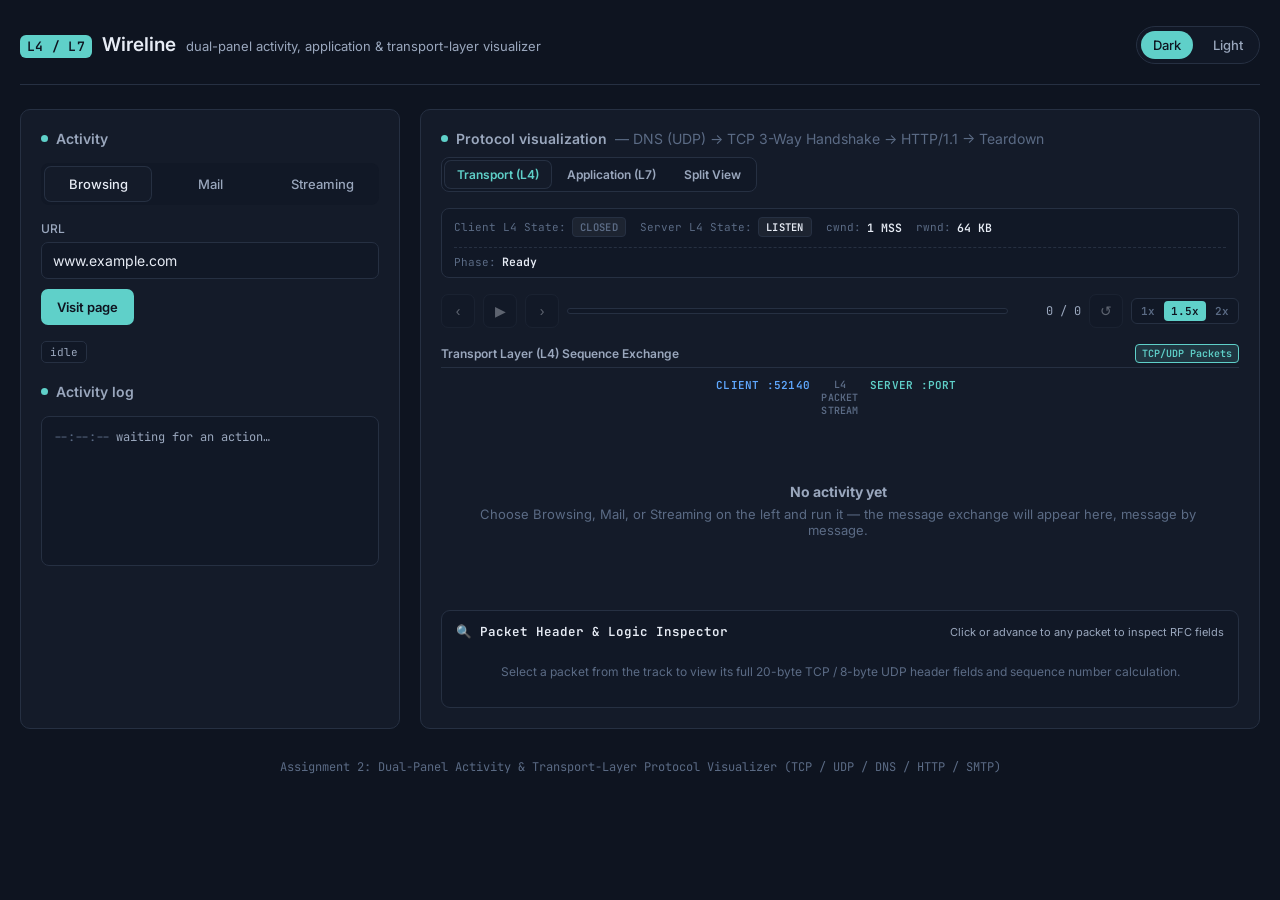
<file: index.html>
<!DOCTYPE html>
<html lang="en">
<head>
<meta charset="UTF-8">
<meta name="viewport" content="width=device-width, initial-scale=1, viewport-fit=cover">
<title>Wireline — Dual-Panel Activity &amp; Transport-Layer Protocol Visualizer</title>
<link rel="preconnect" href="https://fonts.googleapis.com">
<link href="https://fonts.googleapis.com/css2?family=Inter:wght@400;500;600;700&family=JetBrains+Mono:wght@400;500;600&display=swap" rel="stylesheet">
<link rel="stylesheet" href="styles.css">

</head>
<body>
<div class="wrap">
  <header class="top">
    <div class="brand">
      <span class="mark">L4 / L7</span>
      <h1>Wireline</h1>
      <span class="sub">dual-panel activity, application &amp; transport-layer visualizer</span>
    </div>
    <div class="toggle" id="themeToggle" role="group" aria-label="Theme">
      <button id="btnDark" class="active" aria-pressed="true">Dark</button>
      <button id="btnLight" aria-pressed="false">Light</button>
    </div>
  </header>

  <div class="grid">
    <!-- LEFT: Activity Panel -->
    <section class="panel">
      <h2><span class="dot"></span>Activity</h2>
      <div class="tabs" role="tablist">
        <button class="tab-btn active" data-act="browse">Browsing</button>
        <button class="tab-btn" data-act="mail">Mail</button>
        <button class="tab-btn" data-act="stream">Streaming</button>
      </div>

      <!-- Browsing form -->
      <div class="activity-form" id="form-browse">
        <div class="field">
          <label for="urlInput">URL</label>
          <input id="urlInput" type="text" value="www.example.com" placeholder="www.example.com">
        </div>
        <div class="actrow" style="margin-top:10px;">
          <button class="btn" id="btnVisit">Visit page</button>
        </div>
      </div>

      <!-- Mail form -->
      <div class="activity-form" id="form-mail" style="display:none;">
        <div class="field">
          <label for="mailTo">To</label>
          <input id="mailTo" type="text" value="jordan@mailhost.net" placeholder="recipient@domain.com">
        </div>
        <div class="field">
          <label for="mailSubject">Subject</label>
          <input id="mailSubject" type="text" value="Assignment submission" placeholder="Subject">
        </div>
        <div class="field">
          <label for="mailBody">Body</label>
          <textarea id="mailBody" rows="3" placeholder="Message body">Hi — attaching the dashboard now.</textarea>
        </div>
        <div class="actrow" style="margin-top:6px;">
          <button class="btn" id="btnSend">Send mail</button>
        </div>
      </div>

      <!-- Streaming form -->
      <div class="activity-form" id="form-stream" style="display:none;">
        <div class="field">
          <label>Transport Protocol</label>
          <div class="qualsel" id="protoSel">
            <button data-proto="tcp" class="active" title="Transmission Control Protocol (HLS segmented streaming)">TCP (HLS / DASH)</button>
            <button data-proto="udp" title="User Datagram Protocol (Real-time RTP streaming)">UDP (Live RTP)</button>
          </div>
        </div>
        <div class="field" style="margin-top:8px;">
          <label>Quality</label>
          <div class="qualsel" id="qualsel">
            <button data-q="480p">480p</button>
            <button data-q="720p" class="active">720p</button>
            <button data-q="1080p">1080p</button>
          </div>
        </div>
        <div class="actrow" style="margin-top:10px;">
          <button class="btn" id="btnPlay">▶ Play stream</button>
          <button class="btn secondary" id="btnPauseStream" disabled>Pause</button>
        </div>
      </div>

      <div class="status-badge" id="statusBadge">idle</div>

      <h2 style="margin-top:4px;"><span class="dot"></span>Activity log</h2>
      <div class="log" id="logBox"><div><span class="t">--:--:--</span>waiting for an action…</div></div>
    </section>

    <!-- RIGHT: Protocol Visualization Panel -->
    <section class="panel" id="rightPanel">
      <div class="panel-header-row">
        <h2><span class="dot"></span>Protocol visualization <span id="protoLabel" style="color:var(--text-faint); font-weight:400;"></span></h2>
        <!-- View Switcher -->
        <div class="view-tabs" id="viewTabs" role="tablist">
          <button class="vtab active" data-view="l4">Transport (L4)</button>
          <button class="vtab" data-view="l7">Application (L7)</button>
          <button class="vtab" data-view="split">Split View</button>
        </div>
      </div>

      <!-- State & Congestion Telemetry Bar -->
      <div class="telemetry-bar" id="telemetryBar">
        <div class="telemetry-item">
          <span class="t-label">Client L4 State:</span>
          <span class="t-val state-pill" id="clientStatePill">CLOSED</span>
        </div>
        <div class="telemetry-item">
          <span class="t-label">Server L4 State:</span>
          <span class="t-val state-pill" id="serverStatePill">LISTEN</span>
        </div>
        <div class="telemetry-item">
          <span class="t-label">cwnd:</span>
          <span class="t-val" id="cwndVal">1 MSS</span>
        </div>
        <div class="telemetry-item">
          <span class="t-label">rwnd:</span>
          <span class="t-val" id="rwndVal">64 KB</span>
        </div>
        <div class="telemetry-item full">
          <span class="t-label">Phase:</span>
          <span class="t-val" id="activePhase">Ready</span>
        </div>
      </div>

      <div class="controls">
        <button class="iconbtn" id="btnPrev" title="Previous packet (‹)">‹</button>
        <button class="iconbtn" id="btnPlayPause" title="Play/Pause (Space)">▶</button>
        <button class="iconbtn" id="btnNext" title="Next packet (›)">›</button>
        <div class="progress"><div class="bar" id="progBar"></div></div>
        <span class="stepcount" id="stepCount">0 / 0</span>
        <button class="iconbtn" id="btnReplay" title="Replay (↺)">↺</button>
        <div class="speed-toggle" id="speedToggle">
          <button data-speed="1400">1x</button>
          <button data-speed="850" class="active">1.5x</button>
          <button data-speed="500">2x</button>
        </div>
      </div>

      <!-- Main Visualizer Container -->
      <div id="lanesContainer" class="view-mode-l4">
        <!-- L4 Transport Track -->
        <div class="lane-section" id="l4Section">
          <div class="section-title">
            <span>Transport Layer (L4) Sequence Exchange</span>
            <span class="badge-l4">TCP/UDP Packets</span>
          </div>
          <div class="lanes">
            <div class="lane-head client">CLIENT :52140</div>
            <div class="lane-head mid">L4 PACKET STREAM</div>
            <div class="lane-head server">SERVER :PORT</div>
          </div>
          <div class="msg-track" id="l4Track">
            <div class="empty"><b>No activity yet</b>Choose Browsing, Mail, or Streaming on the left and run it — the message exchange will appear here, message by message.</div>
          </div>
        </div>

        <!-- L7 Application Track -->
        <div class="lane-section" id="l7Section">
          <div class="section-title">
            <span>Application Layer (L7) Transactions</span>
            <span class="badge-l7">DNS · HTTP · SMTP</span>
          </div>
          <div class="lanes">
            <div class="lane-head client">CLIENT (APP)</div>
            <div class="lane-head mid">APPLICATION PAYLOAD</div>
            <div class="lane-head server">SERVER (DAEMON)</div>
          </div>
          <div class="msg-track" id="l7Track">
            <div class="empty"><b>No activity yet</b>Choose an activity on the left to inspect high-level application messages.</div>
          </div>
        </div>
      </div>

      <!-- Collapsible Packet Inspector -->
      <div class="packet-inspector" id="packetInspector">
        <div class="inspector-header">
          <span class="insp-title">🔍 Packet Header &amp; Logic Inspector</span>
          <span class="insp-sub" id="inspSub">Click or advance to any packet to inspect RFC fields</span>
        </div>
        <div class="inspector-body" id="inspectorBody">
          <div class="insp-empty">Select a packet from the track to view its full 20-byte TCP / 8-byte UDP header fields and sequence number calculation.</div>
        </div>
      </div>
    </section>
  </div>

  <footer class="foot">
    Assignment 2: Dual-Panel Activity &amp; Transport-Layer Protocol Visualizer (TCP / UDP / DNS / HTTP / SMTP)
  </footer>
</div>

<script src="script.js"></script>
</body>
</html>
</file>
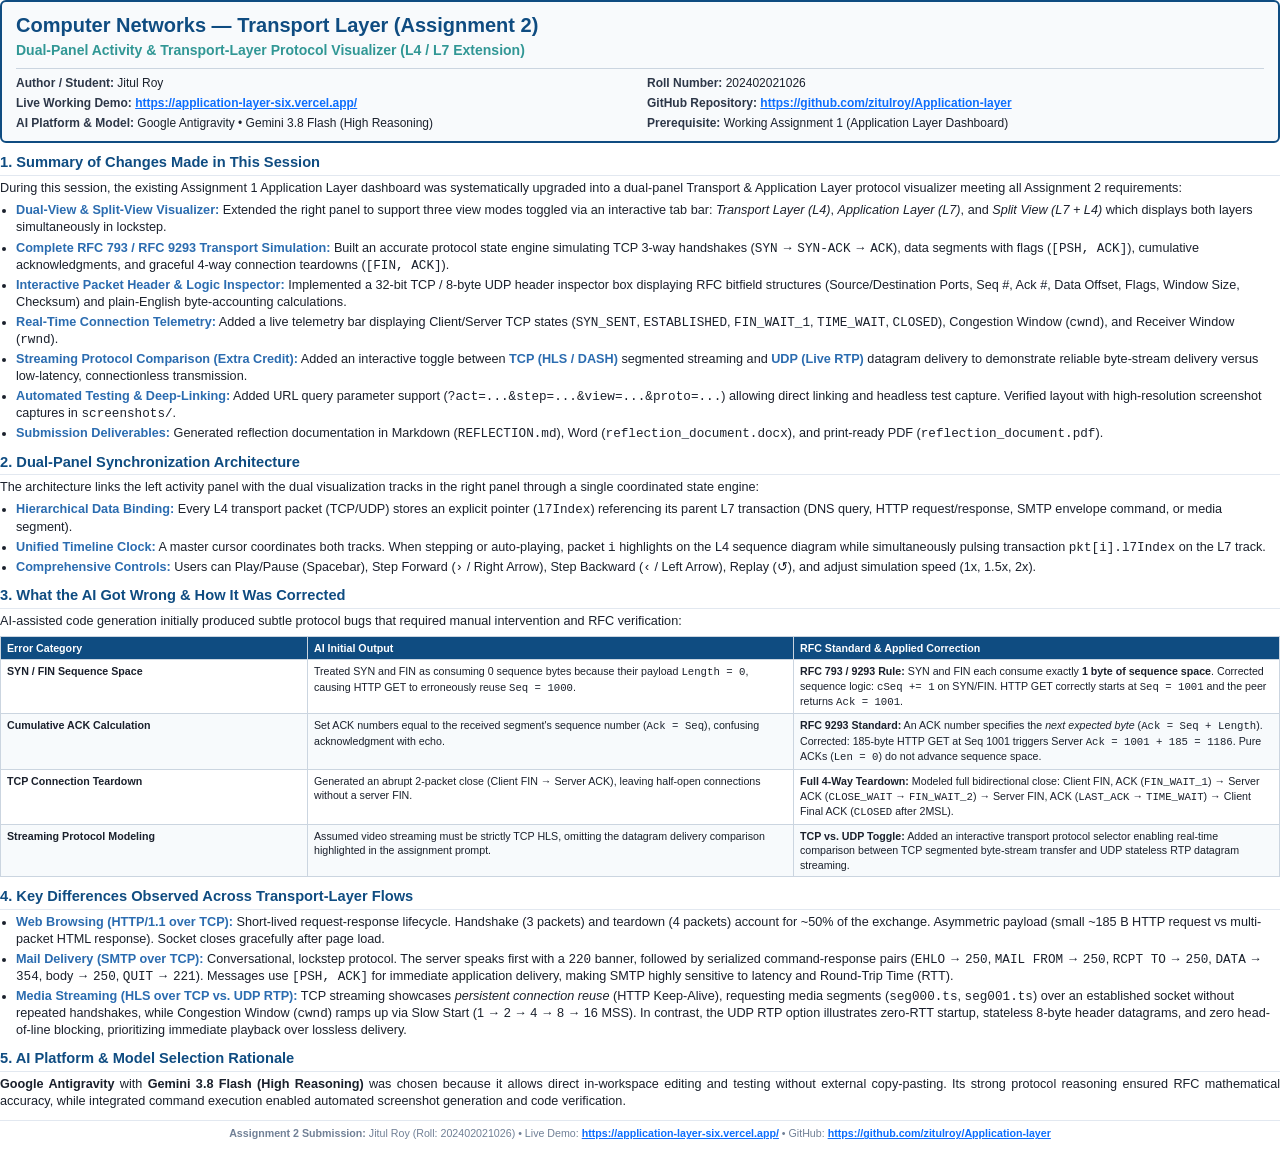
<file: reflection_document.html>
<!DOCTYPE html>
<html lang="en">
<head>
<meta charset="UTF-8">
<title>Assignment 2 Report — Jitul Roy (202402021026)</title>
<style>
  @page {
    size: letter;
    margin: 0.5in 0.55in 0.5in 0.55in;
  }
  body {
    font-family: -apple-system, BlinkMacSystemFont, "Segoe UI", Roboto, Helvetica, Arial, sans-serif;
    color: #1a202c;
    background: #fff;
    margin: 0;
    padding: 0;
    font-size: 9.5pt;
    line-height: 1.35;
  }
  .header-card {
    border: 2px solid #0f4c81;
    border-radius: 6px;
    padding: 10px 14px;
    background: #f8fafc;
    margin-bottom: 10px;
  }
  h1 {
    font-size: 15pt;
    color: #0f4c81;
    margin: 0 0 2px 0;
    font-weight: 700;
  }
  .subtitle {
    font-size: 10.5pt;
    color: #319795;
    font-weight: 600;
    margin: 0 0 8px 0;
  }
  .meta-grid {
    display: grid;
    grid-template-columns: 1fr 1fr;
    gap: 4px 14px;
    font-size: 9pt;
    border-top: 1px solid #cbd5e0;
    padding-top: 6px;
  }
  .meta-grid div span.lbl {
    font-weight: 700;
    color: #2d3748;
  }
  a {
    color: #0d6efd;
    text-decoration: underline;
    font-weight: 600;
  }
  h2 {
    font-size: 11pt;
    color: #0f4c81;
    margin: 10px 0 4px 0;
    border-bottom: 1.5px solid #e2e8f0;
    padding-bottom: 2px;
    font-weight: 700;
  }
  p {
    margin: 0 0 5px 0;
    text-align: justify;
  }
  ul {
    margin: 2px 0 6px 16px;
    padding: 0;
  }
  li {
    margin-bottom: 3px;
  }
  li strong {
    color: #2b6cb0;
  }
  table {
    width: 100%;
    border-collapse: collapse;
    font-size: 8pt;
    margin: 6px 0 8px 0;
  }
  th, td {
    border: 1px solid #cbd5e0;
    padding: 4px 6px;
    text-align: left;
    vertical-align: top;
  }
  th {
    background-color: #0f4c81;
    color: #ffffff;
    font-weight: 600;
  }
  tr:nth-child(even) td {
    background-color: #f7fafc;
  }
  .badge {
    display: inline-block;
    padding: 1px 5px;
    border-radius: 3px;
    font-size: 7.5pt;
    font-weight: 700;
    background: #e2e8f0;
    color: #2d3748;
  }
  .badge-tcp { background: #ebf8ff; color: #2b6cb0; border: 1px solid #bee3f8; }
  .badge-udp { background: #faf5ff; color: #6b46c1; border: 1px solid #e9d8fd; }
  .footer-bar {
    font-size: 8pt;
    color: #718096;
    text-align: center;
    border-top: 1px solid #e2e8f0;
    padding-top: 5px;
    margin-top: 10px;
  }
  .page-break {
    page-break-before: always;
  }
</style>
</head>
<body>

<div class="header-card">
  <h1>Computer Networks — Transport Layer (Assignment 2)</h1>
  <div class="subtitle">Dual-Panel Activity &amp; Transport-Layer Protocol Visualizer (L4 / L7 Extension)</div>
  <div class="meta-grid">
    <div><span class="lbl">Author / Student:</span> <span>Jitul Roy</span></div>
    <div><span class="lbl">Roll Number:</span> <span>202402021026</span></div>
    <div><span class="lbl">Live Working Demo:</span> <a href="https://application-layer-six.vercel.app/" target="_blank">https://application-layer-six.vercel.app/</a></div>
    <div><span class="lbl">GitHub Repository:</span> <a href="https://github.com/zitulroy/Application-layer" target="_blank">https://github.com/zitulroy/Application-layer</a></div>
    <div><span class="lbl">AI Platform &amp; Model:</span> <span>Google Antigravity &bull; Gemini 3.8 Flash (High Reasoning)</span></div>
    <div><span class="lbl">Prerequisite:</span> <span>Working Assignment 1 (Application Layer Dashboard)</span></div>
  </div>
</div>

<h2>1. Summary of Changes Made in This Session</h2>
<p>
  During this session, the existing Assignment 1 Application Layer dashboard was systematically upgraded into a dual-panel Transport &amp; Application Layer protocol visualizer meeting all Assignment 2 requirements:
</p>
<ul>
  <li><strong>Dual-View &amp; Split-View Visualizer:</strong> Extended the right panel to support three view modes toggled via an interactive tab bar: <em>Transport Layer (L4)</em>, <em>Application Layer (L7)</em>, and <em>Split View (L7 + L4)</em> which displays both layers simultaneously in lockstep.</li>
  <li><strong>Complete RFC 793 / RFC 9293 Transport Simulation:</strong> Built an accurate protocol state engine simulating TCP 3-way handshakes (<code>SYN</code> &rarr; <code>SYN-ACK</code> &rarr; <code>ACK</code>), data segments with flags (<code>[PSH, ACK]</code>), cumulative acknowledgments, and graceful 4-way connection teardowns (<code>[FIN, ACK]</code>).</li>
  <li><strong>Interactive Packet Header &amp; Logic Inspector:</strong> Implemented a 32-bit TCP / 8-byte UDP header inspector box displaying RFC bitfield structures (Source/Destination Ports, Seq #, Ack #, Data Offset, Flags, Window Size, Checksum) and plain-English byte-accounting calculations.</li>
  <li><strong>Real-Time Connection Telemetry:</strong> Added a live telemetry bar displaying Client/Server TCP states (<code>SYN_SENT</code>, <code>ESTABLISHED</code>, <code>FIN_WAIT_1</code>, <code>TIME_WAIT</code>, <code>CLOSED</code>), Congestion Window (<code>cwnd</code>), and Receiver Window (<code>rwnd</code>).</li>
  <li><strong>Streaming Protocol Comparison (Extra Credit):</strong> Added an interactive toggle between <strong>TCP (HLS / DASH)</strong> segmented streaming and <strong>UDP (Live RTP)</strong> datagram delivery to demonstrate reliable byte-stream delivery versus low-latency, connectionless transmission.</li>
  <li><strong>Automated Testing &amp; Deep-Linking:</strong> Added URL query parameter support (<code>?act=...&amp;step=...&amp;view=...&amp;proto=...</code>) allowing direct linking and headless test capture. Verified layout with high-resolution screenshot captures in <code>screenshots/</code>.</li>
  <li><strong>Submission Deliverables:</strong> Generated reflection documentation in Markdown (<code>REFLECTION.md</code>), Word (<code>reflection_document.docx</code>), and print-ready PDF (<code>reflection_document.pdf</code>).</li>
</ul>

<h2>2. Dual-Panel Synchronization Architecture</h2>
<p>
  The architecture links the left activity panel with the dual visualization tracks in the right panel through a single coordinated state engine:
</p>
<ul>
  <li><strong>Hierarchical Data Binding:</strong> Every L4 transport packet (TCP/UDP) stores an explicit pointer (<code>l7Index</code>) referencing its parent L7 transaction (DNS query, HTTP request/response, SMTP envelope command, or media segment).</li>
  <li><strong>Unified Timeline Clock:</strong> A master cursor coordinates both tracks. When stepping or auto-playing, packet <code>i</code> highlights on the L4 sequence diagram while simultaneously pulsing transaction <code>pkt[i].l7Index</code> on the L7 track.</li>
  <li><strong>Comprehensive Controls:</strong> Users can Play/Pause (Spacebar), Step Forward (<code>›</code> / Right Arrow), Step Backward (<code>‹</code> / Left Arrow), Replay (<code>↺</code>), and adjust simulation speed (1x, 1.5x, 2x).</li>
</ul>

<h2>3. What the AI Got Wrong &amp; How It Was Corrected</h2>
<p>
  AI-assisted code generation initially produced subtle protocol bugs that required manual intervention and RFC verification:
</p>

<table>
  <thead>
    <tr>
      <th style="width: 24%;">Error Category</th>
      <th style="width: 38%;">AI Initial Output</th>
      <th style="width: 38%;">RFC Standard &amp; Applied Correction</th>
    </tr>
  </thead>
  <tbody>
    <tr>
      <td><strong>SYN / FIN Sequence Space</strong></td>
      <td>Treated SYN and FIN as consuming 0 sequence bytes because their payload <code>Length = 0</code>, causing HTTP GET to erroneously reuse <code>Seq = 1000</code>.</td>
      <td><strong>RFC 793 / 9293 Rule:</strong> SYN and FIN each consume exactly <strong>1 byte of sequence space</strong>. Corrected sequence logic: <code>cSeq += 1</code> on SYN/FIN. HTTP GET correctly starts at <code>Seq = 1001</code> and the peer returns <code>Ack = 1001</code>.</td>
    </tr>
    <tr>
      <td><strong>Cumulative ACK Calculation</strong></td>
      <td>Set ACK numbers equal to the received segment's sequence number (<code>Ack = Seq</code>), confusing acknowledgment with echo.</td>
      <td><strong>RFC 9293 Standard:</strong> An ACK number specifies the <em>next expected byte</em> (<code>Ack = Seq + Length</code>). Corrected: 185-byte HTTP GET at Seq 1001 triggers Server <code>Ack = 1001 + 185 = 1186</code>. Pure ACKs (<code>Len = 0</code>) do not advance sequence space.</td>
    </tr>
    <tr>
      <td><strong>TCP Connection Teardown</strong></td>
      <td>Generated an abrupt 2-packet close (Client FIN &rarr; Server ACK), leaving half-open connections without a server FIN.</td>
      <td><strong>Full 4-Way Teardown:</strong> Modeled full bidirectional close: Client FIN, ACK (<code>FIN_WAIT_1</code>) &rarr; Server ACK (<code>CLOSE_WAIT</code> &rarr; <code>FIN_WAIT_2</code>) &rarr; Server FIN, ACK (<code>LAST_ACK</code> &rarr; <code>TIME_WAIT</code>) &rarr; Client Final ACK (<code>CLOSED</code> after 2MSL).</td>
    </tr>
    <tr>
      <td><strong>Streaming Protocol Modeling</strong></td>
      <td>Assumed video streaming must be strictly TCP HLS, omitting the datagram delivery comparison highlighted in the assignment prompt.</td>
      <td><strong>TCP vs. UDP Toggle:</strong> Added an interactive transport protocol selector enabling real-time comparison between TCP segmented byte-stream transfer and UDP stateless RTP datagram streaming.</td>
    </tr>
  </tbody>
</table>

<h2>4. Key Differences Observed Across Transport-Layer Flows</h2>
<ul>
  <li><strong>Web Browsing (HTTP/1.1 over TCP):</strong> Short-lived request-response lifecycle. Handshake (3 packets) and teardown (4 packets) account for ~50% of the exchange. Asymmetric payload (small ~185 B HTTP request vs multi-packet HTML response). Socket closes gracefully after page load.</li>
  <li><strong>Mail Delivery (SMTP over TCP):</strong> Conversational, lockstep protocol. The server speaks first with a <code>220</code> banner, followed by serialized command-response pairs (<code>EHLO</code> &rarr; <code>250</code>, <code>MAIL FROM</code> &rarr; <code>250</code>, <code>RCPT TO</code> &rarr; <code>250</code>, <code>DATA</code> &rarr; <code>354</code>, body &rarr; <code>250</code>, <code>QUIT</code> &rarr; <code>221</code>). Messages use <code>[PSH, ACK]</code> for immediate application delivery, making SMTP highly sensitive to latency and Round-Trip Time (RTT).</li>
  <li><strong>Media Streaming (HLS over TCP vs. UDP RTP):</strong> TCP streaming showcases <em>persistent connection reuse</em> (HTTP Keep-Alive), requesting media segments (<code>seg000.ts</code>, <code>seg001.ts</code>) over an established socket without repeated handshakes, while Congestion Window (<code>cwnd</code>) ramps up via Slow Start (1 &rarr; 2 &rarr; 4 &rarr; 8 &rarr; 16 MSS). In contrast, the UDP RTP option illustrates zero-RTT startup, stateless 8-byte header datagrams, and zero head-of-line blocking, prioritizing immediate playback over lossless delivery.</li>
</ul>

<h2>5. AI Platform &amp; Model Selection Rationale</h2>
<p>
  <strong>Google Antigravity</strong> with <strong>Gemini 3.8 Flash (High Reasoning)</strong> was chosen because it allows direct in-workspace editing and testing without external copy-pasting. Its strong protocol reasoning ensured RFC mathematical accuracy, while integrated command execution enabled automated screenshot generation and code verification.
</p>

<div class="footer-bar">
  <strong>Assignment 2 Submission:</strong> Jitul Roy (Roll: 202402021026) &bull; Live Demo: <a href="https://application-layer-six.vercel.app/" target="_blank">https://application-layer-six.vercel.app/</a> &bull; GitHub: <a href="https://github.com/zitulroy/Application-layer" target="_blank">https://github.com/zitulroy/Application-layer</a>
</div>

</body>
</html>
</file>
<file: styles.css>
:root{
  --bg:#0e1420; --panel:#141b29; --panel-2:#111826; --border:#263042;
  --text:#e7ecf5; --text-dim:#9aa7bd; --text-faint:#5b6b85;
  --accent:#5fd0c9; --accent-2:#f2a65a; --client:#5fa8ff; --server:#5fd0c9;
  --danger:#ef6f6f; --ok:#7fd88a;
  --mono:'JetBrains Mono', monospace; --sans:'Inter', system-ui, sans-serif;
  --radius:10px;
  padding-top: env(safe-area-inset-top,0px);
  padding-bottom: env(safe-area-inset-bottom,0px);
}
:root[data-theme="light"]{
  --bg:#f5f7fa; --panel:#ffffff; --panel-2:#eef1f6; --border:#dde3ec;
  --text:#1b2433; --text-dim:#5b6a80; --text-faint:#8b98ab;
  --accent:#0f9c92; --accent-2:#c8781f; --client:#1f6fd6; --server:#0f9c92;
  --danger:#c94a4a; --ok:#2f9e4a;
}
*{box-sizing:border-box;}
html,body{margin:0;padding:0;}
body{
  background:var(--bg); color:var(--text); font-family:var(--sans);
  min-height:100%; transition:background .25s,color .25s;
}
.wrap{max-width:1280px; margin:0 auto; padding:20px 20px 40px;}

header.top{
  display:flex; align-items:center; justify-content:space-between;
  padding:6px 0 20px; border-bottom:1px solid var(--border); margin-bottom:24px;
}
.brand{display:flex; align-items:baseline; gap:10px;}
.brand .mark{
  font-family:var(--mono); font-size:13px; color:var(--bg); background:var(--accent);
  padding:3px 7px; border-radius:6px; font-weight:600; letter-spacing:.02em;
}
.brand h1{font-size:19px; margin:0; font-weight:600;}
.brand span.sub{color:var(--text-dim); font-size:13px;}

.toggle{
  display:flex; align-items:center; gap:8px; background:var(--panel-2);
  border:1px solid var(--border); border-radius:999px; padding:4px; cursor:pointer;
  user-select:none;
}
.toggle button{
  border:none; background:transparent; color:var(--text-dim); font-family:var(--sans);
  font-size:13px; font-weight:500; padding:6px 12px; border-radius:999px; cursor:pointer;
}
.toggle button.active{background:var(--accent); color:var(--bg);}

.grid{display:grid; grid-template-columns:minmax(300px,380px) 1fr; gap:20px;}
@media (max-width:860px){ .grid{grid-template-columns:1fr;} }

.panel{
  background:var(--panel); border:1px solid var(--border); border-radius:var(--radius);
  padding:20px; display:flex; flex-direction:column; gap:16px;
}
.panel h2{
  font-size:14px; margin:0; text-transform:none; color:var(--text-dim);
  font-weight:600; display:flex; align-items:center; gap:8px;
}
.panel h2 .dot{width:7px; height:7px; border-radius:50%; background:var(--accent);}

.tabs{display:flex; gap:6px; background:var(--panel-2); padding:4px; border-radius:8px;}
.tabs button{
  flex:1; border:none; background:transparent; color:var(--text-dim); padding:9px 6px;
  font-family:var(--sans); font-size:13px; font-weight:500; border-radius:6px; cursor:pointer;
}
.tabs button.active{background:var(--panel); color:var(--text); box-shadow:0 0 0 1px var(--border);}

.field{display:flex; flex-direction:column; gap:6px;}
.field label{font-size:12px; color:var(--text-dim); font-weight:500;}
.field input, .field textarea, .field select{
  background:var(--panel-2); border:1px solid var(--border); border-radius:7px;
  color:var(--text); padding:9px 11px; font-family:var(--sans); font-size:14px;
  outline:none; resize:vertical;
}
.field input:focus, .field textarea:focus, .field select:focus{border-color:var(--accent);}

.actrow{display:flex; gap:10px; align-items:center;}
.btn{
  border:none; border-radius:7px; padding:10px 16px; font-family:var(--sans);
  font-size:13px; font-weight:600; cursor:pointer; background:var(--accent); color:var(--bg);
}
.btn:focus-visible, .iconbtn:focus-visible, .tabs button:focus-visible, .toggle button:focus-visible{
  outline:2px solid var(--accent); outline-offset:2px;
}
.btn.secondary{background:var(--panel-2); color:var(--text); box-shadow:0 0 0 1px var(--border);}
.btn:disabled{opacity:.45; cursor:not-allowed;}

.qualsel{display:flex; gap:6px;}
.qualsel button{
  flex:1; border:1px solid var(--border); background:var(--panel-2); color:var(--text-dim);
  padding:7px 4px; border-radius:6px; font-size:12px; cursor:pointer; font-family:var(--mono);
}
.qualsel button.active{border-color:var(--accent); color:var(--accent);}

.log{
  background:var(--panel-2); border:1px solid var(--border); border-radius:8px;
  padding:10px 12px; font-family:var(--mono); font-size:12px; color:var(--text-dim);
  max-height:150px; overflow-y:auto; flex:1; min-height:80px;
}
.log div{padding:2px 0; border-bottom:1px dashed var(--border);}
.log div:last-child{border-bottom:none;}
.log .t{color:var(--text-faint); margin-right:6px;}

.status-badge{
  font-family:var(--mono); font-size:11px; padding:3px 8px; border-radius:5px;
  background:var(--panel-2); color:var(--text-dim); border:1px solid var(--border); width:fit-content;
}
.status-badge.live{color:var(--ok); border-color:var(--ok);}

/* Right panel: protocol visualizer */
.panel-header-row{
  display:flex; align-items:center; justify-content:space-between; flex-wrap:wrap; gap:10px;
}
.view-tabs{
  display:flex; gap:4px; background:var(--panel-2); padding:3px; border-radius:8px; border:1px solid var(--border);
}
.vtab{
  border:none; background:transparent; color:var(--text-dim); padding:6px 12px;
  font-family:var(--sans); font-size:12px; font-weight:600; border-radius:6px; cursor:pointer;
  transition:background .2s, color .2s;
}
.vtab.active{background:var(--panel); color:var(--accent); box-shadow:0 0 0 1px var(--border);}
.vtab:hover:not(.active){color:var(--text);}

/* Telemetry & Connection State Bar */
.telemetry-bar{
  display:flex; flex-wrap:wrap; gap:8px 14px; background:var(--panel-2); border:1px solid var(--border);
  padding:8px 12px; border-radius:8px; font-family:var(--mono); font-size:11.5px; align-items:center;
}
.telemetry-item{display:flex; align-items:center; gap:6px;}
.telemetry-item .t-label{color:var(--text-faint); font-size:11px;}
.telemetry-item .t-val{color:var(--text); font-weight:600;}
.telemetry-item.full{width:100%; border-top:1px dashed var(--border); padding-top:6px; margin-top:2px;}
.state-pill{
  padding:2px 7px; border-radius:4px; font-size:10.5px; letter-spacing:.03em;
  background:rgba(255,255,255,0.05); border:1px solid var(--border);
}
.state-pill.syn-sent{color:#4fc3f7; border-color:#0288d1; background:rgba(2,136,209,0.12);}
.state-pill.established{color:#81c784; border-color:#388e3c; background:rgba(56,142,60,0.15);}
.state-pill.fin-wait{color:#ffb74d; border-color:#f57c00; background:rgba(245,124,0,0.12);}
.state-pill.closed{color:var(--text-faint); border-color:var(--border);}
.state-pill.udp-mode{color:#ba68c8; border-color:#8e24aa; background:rgba(142,36,170,0.12);}

.controls{display:flex; align-items:center; gap:8px;}
.iconbtn{
  width:34px; height:34px; border-radius:7px; border:1px solid var(--border);
  background:var(--panel-2); color:var(--text); cursor:pointer; font-size:14px;
  display:flex; align-items:center; justify-content:center; transition:background .15s, border-color .15s;
}
.iconbtn:hover:not(:disabled){background:var(--border);}
.iconbtn:disabled{opacity:.35; cursor:not-allowed;}
.progress{flex:1; height:6px; background:var(--panel-2); border-radius:99px; overflow:hidden; border:1px solid var(--border);}
.progress .bar{height:100%; background:var(--accent); width:0%; transition:width .2s;}
.stepcount{font-family:var(--mono); font-size:12px; color:var(--text-dim); min-width:65px; text-align:right;}

.speed-toggle{display:flex; gap:2px; background:var(--panel-2); border:1px solid var(--border); border-radius:6px; padding:2px;}
.speed-toggle button{
  border:none; background:transparent; color:var(--text-faint); font-family:var(--mono); font-size:11px;
  padding:3px 7px; border-radius:4px; cursor:pointer; font-weight:600;
}
.speed-toggle button.active{background:var(--accent); color:var(--bg);}

/* Container & Sections */
#lanesContainer{display:flex; flex-direction:column; gap:16px;}
.lane-section{display:flex; flex-direction:column; gap:8px;}
.section-title{
  display:flex; align-items:center; justify-content:space-between;
  font-size:12px; font-weight:600; color:var(--text-dim); padding-bottom:4px; border-bottom:1px solid var(--border);
}
.badge-l4{font-family:var(--mono); font-size:10px; background:rgba(95,208,201,0.15); color:var(--accent); padding:2px 6px; border-radius:4px; border:1px solid var(--accent);}
.badge-l7{font-family:var(--mono); font-size:10px; background:rgba(242,166,90,0.15); color:var(--accent-2); padding:2px 6px; border-radius:4px; border:1px solid var(--accent-2);}

/* View modes switching */
#lanesContainer.view-mode-l4 #l7Section{display:none;}
#lanesContainer.view-mode-l7 #l4Section{display:none;}
#lanesContainer.view-mode-split{display:grid; grid-template-columns:1fr; gap:16px;}
@media (min-width:1150px){
  #lanesContainer.view-mode-split{grid-template-columns:1.08fr 0.92fr; align-items:start;}
}

#lanesContainer.view-mode-split .bubble{
  padding:7px 9px; font-size:11px;
}
#lanesContainer.view-mode-split .lanes{
  grid-template-columns:1fr 32px 1fr;
}
#lanesContainer.view-mode-split .msg-row{
  grid-template-columns:1fr 32px 1fr;
}
#lanesContainer.view-mode-split .pkt-fields{
  grid-template-columns:repeat(2, 1fr); gap:2px 4px; font-size:10px;
}
#lanesContainer.view-mode-split .msg-track{
  max-height:300px;
}

.lanes{
  display:grid; grid-template-columns:1fr 40px 1fr; gap:0; margin-top:2px;
}
.lane-head{font-family:var(--mono); font-size:11px; font-weight:600; padding-bottom:8px; letter-spacing:.02em;}
.lane-head.client{color:var(--client); text-align:right; padding-right:10px;}
.lane-head.server{color:var(--server); padding-left:10px;}
.lane-head.mid{color:var(--text-faint); font-size:10px; text-align:center; display:flex; align-items:center; justify-content:center;}

.msg-track{max-height:320px; overflow-y:auto; position:relative; padding-right:4px;}
.msg-row{
  display:grid; grid-template-columns:1fr 40px 1fr; align-items:start; margin-bottom:10px;
  opacity:.25; transition:opacity .25s; cursor:pointer;
}
.msg-row:hover{opacity:.65;}
.msg-row.revealed{opacity:1;}
.msg-row.current .bubble{
  box-shadow:0 0 0 2px var(--accent-2), 0 4px 12px rgba(0,0,0,0.3);
  border-color:var(--accent-2);
}
.bubble{
  border:1px solid var(--border); background:var(--panel-2); border-radius:8px;
  padding:8px 11px; font-family:var(--mono); font-size:11.5px; line-height:1.45;
  transition:border-color .2s, box-shadow .2s;
}
.bubble .head{
  font-weight:600; margin-bottom:4px; display:flex; align-items:center; justify-content:space-between; gap:6px; flex-wrap:wrap;
}
.bubble .head-title{display:flex; align-items:center; gap:6px;}
.bubble .head-time{font-size:10px; color:var(--text-faint); font-weight:400;}

/* Flags pills */
.flags-row{display:flex; gap:4px; margin:4px 0 6px; flex-wrap:wrap;}
.flag-tag{
  font-size:10px; font-weight:700; padding:1px 5px; border-radius:3px; letter-spacing:.04em;
}
.flag-tag.syn{background:#0284c7; color:#fff;}
.flag-tag.ack{background:#16a34a; color:#fff;}
.flag-tag.psh{background:#d97706; color:#fff;}
.flag-tag.fin{background:#9333ea; color:#fff;}
.flag-tag.rst{background:#dc2626; color:#fff;}
.flag-tag.udp{background:#059669; color:#fff;}

/* L4 Key Fields Grid */
.pkt-fields{
  display:grid; grid-template-columns:repeat(auto-fit, minmax(80px, 1fr)); gap:4px 8px;
  margin:5px 0 3px; background:rgba(0,0,0,0.15); padding:4px 6px; border-radius:5px;
  border:1px solid var(--border); font-size:11px;
}
.pkt-f{display:flex; flex-direction:column;}
.pkt-f .lbl{color:var(--text-faint); font-size:9.5px;}
.pkt-f .val{color:var(--accent); font-weight:600;}

.pkt-data-preview{
  font-size:11px; color:var(--text-dim); margin-top:4px; border-left:2px solid var(--accent-2);
  padding-left:6px; word-break:break-all;
}

.pkt-state-trans{
  font-size:10px; color:var(--text-faint); margin-top:4px; display:flex; align-items:center; gap:4px;
}

.msg-row.c2s .bubble{margin-right:10px;}
.msg-row.s2c .bubble{margin-left:10px; grid-column:3;}
.msg-row.c2s .spacer{grid-column:3;}
.msg-row.s2c .spacer-l{grid-column:1;}
.arrowcol{display:flex; flex-direction:column; align-items:center; justify-content:center; height:100%; padding-top:10px;}
.arrowcol .seq-idx{font-family:var(--mono); font-size:9.5px; color:var(--text-faint); margin-bottom:2px;}
.arrow{font-size:16px; color:var(--text-faint); font-weight:700;}
.msg-row.revealed .arrow{color:var(--accent);}
.msg-row.c2s .head-title{color:var(--client);}
.msg-row.s2c .head-title{color:var(--server);}

/* Packet Inspector */
.packet-inspector{
  background:var(--panel-2); border:1px solid var(--border); border-radius:9px; padding:12px 14px;
  margin-top:6px; font-family:var(--sans);
}
.inspector-header{display:flex; align-items:baseline; justify-content:space-between; flex-wrap:wrap; gap:8px; margin-bottom:8px;}
.insp-title{font-size:12.5px; font-weight:600; color:var(--text); font-family:var(--mono);}
.insp-sub{font-size:11px; color:var(--text-dim);}
.insp-empty{font-size:12px; color:var(--text-faint); text-align:center; padding:16px;}

.inspector-grid{
  display:grid; grid-template-columns:repeat(auto-fit, minmax(130px, 1fr)); gap:8px; margin-bottom:10px;
}
.insp-card{
  background:var(--panel); border:1px solid var(--border); border-radius:6px; padding:6px 10px;
}
.insp-card .k{font-size:10px; color:var(--text-faint); text-transform:uppercase; font-family:var(--mono);}
.insp-card .v{font-size:13px; font-weight:600; color:var(--text); font-family:var(--mono); margin-top:2px;}
.insp-card .v.hl{color:var(--accent-2);}

.math-card{
  background:rgba(242,166,90,0.08); border:1px solid rgba(242,166,90,0.3); border-radius:6px;
  padding:8px 12px; font-family:var(--mono); font-size:11.5px; line-height:1.5; color:var(--text);
  margin-bottom:8px;
}
.math-card b{color:var(--accent-2);}

.hdr-visualizer{
  background:var(--panel); border:1px solid var(--border); border-radius:6px; padding:8px 10px;
  font-family:var(--mono); font-size:11px;
}
.hdr-row{
  display:grid; grid-template-columns:1fr 1fr; gap:6px; padding:4px 0; border-bottom:1px dashed var(--border);
}
.hdr-row.single{grid-template-columns:1fr;}
.hdr-row:last-child{border-bottom:none;}
.hdr-field{display:flex; justify-content:space-between; gap:6px;}
.hdr-field .hf-k{color:var(--text-faint);}
.hdr-field .hf-v{color:var(--accent); font-weight:600;}

.empty{
  color:var(--text-faint); font-size:13px; text-align:center; padding:50px 20px;
  font-family:var(--sans);
}
.empty b{color:var(--text-dim); display:block; margin-bottom:6px; font-size:14px;}

footer.foot{
  margin-top:30px; text-align:center; color:var(--text-faint); font-size:12px;
  font-family:var(--mono);
}
::-webkit-scrollbar{width:8px; height:8px;}
::-webkit-scrollbar-thumb{background:var(--border); border-radius:8px;}
</file>
